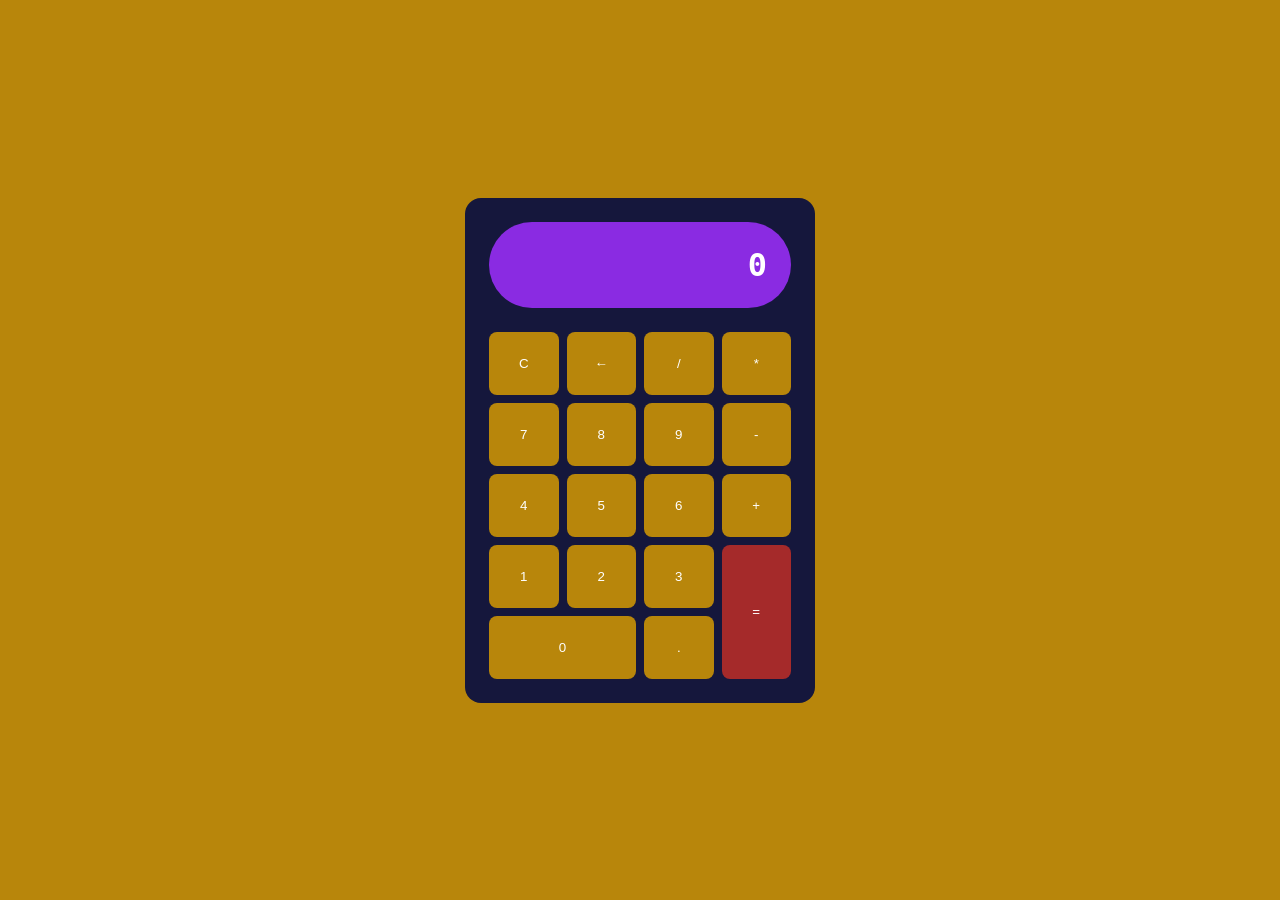
<file: index.html>
<!DOCTYPE html>
<html lang="en">
<head>
    <meta charset="UTF-8">
    <meta name="viewport" content="width=device-width, initial-scale=1.0">
    <title>Calculadora</title>
    <link rel="stylesheet" href="./css/main.css">
</head>
<body>

    <div class="calculadora">
        <div class="pantalla">0</div>
        <button id="c" class="btn">C</button>
        <button id="borrar" class="btn">←</button>
        <button class="btn">/</button>
        <button class="btn">*</button>
        <button class="btn">7</button>
        <button class="btn">8</button>
        <button class="btn">9</button>
        <button class="btn">-</button>
        <button class="btn">4</button>
        <button class="btn">5</button>
        <button class="btn">6</button>
        <button class="btn">+</button>
        <button class="btn">1</button>
        <button class="btn">2</button>
        <button class="btn">3</button>
        <button id="igual" class="btn">=</button>
        <button id="cero" class="btn">0</button>
        <button class="btn">.</button>
    </div>




    <script src="./js/main.js"></script>
</body>
</html>
</file>
<file: css/main.css>
* {
    margin: 0;
    padding: 0;
    box-sizing: border-box;
    font-family: sans-serif;
}

body {
    min-height: 100vh;
    background-color: darkgoldenrod;
    display: grid;
    place-items: center;
}

.calculadora {
    background-color: #15173c;
    color: white;
    width: 350px;
    max-width: 100%;
    padding: 1.5rem;
    border-radius: 1rem;
    display: grid;
    grid-template-columns: repeat(4, 1fr);
    gap: .5rem;
}

.pantalla {
    grid-column: 1 / 5;
    background-color: blueviolet;
    padding: 1.5rem;
    font-size: 2rem;
    text-align: right;
    border-radius: 5rem;
    margin-bottom: 1rem;
    font-family: monospace;
    font-weight: 600;
}

.btn {
    background-color: darkgoldenrod;
    color: white;
    border: 0;
    padding: 1.5rem .5rem;
    display: flex;
    justify-content: center;
    align-items: center;
    border-radius: .5rem;
    cursor: pointer;
}

.btn:hover {
    background-color: #15173c;
}

#cero {
    grid-column: span 2;
}

#igual {
    grid-row: span 2;
    background-color: brown;
}

#igual:hover {
    background-color: darkorange;
}
</file>
<file: Calculadora/css/main.css>
* {
    margin: 0;
    padding: 0;
    box-sizing: border-box;
    font-family: sans-serif;
}

body {
    min-height: 100vh;
    background-color: darkgoldenrod;
    display: grid;
    place-items: center;
}

.calculadora {
    background-color: #15173c;
    color: white;
    width: 350px;
    max-width: 100%;
    padding: 1.5rem;
    border-radius: 1rem;
    display: grid;
    grid-template-columns: repeat(4, 1fr);
    gap: .5rem;
}

.pantalla {
    grid-column: 1 / 5;
    background-color: blueviolet;
    padding: 1.5rem;
    font-size: 2rem;
    text-align: right;
    border-radius: 5rem;
    margin-bottom: 1rem;
    font-family: monospace;
    font-weight: 600;
}

.btn {
    background-color: darkgoldenrod;
    color: white;
    border: 0;
    padding: 1.5rem .5rem;
    display: flex;
    justify-content: center;
    align-items: center;
    border-radius: .5rem;
    cursor: pointer;
}

.btn:hover {
    background-color: #15173c;
}

#cero {
    grid-column: span 2;
}

#igual {
    grid-row: span 2;
    background-color: brown;
}

#igual:hover {
    background-color: darkorange;
}
</file>
